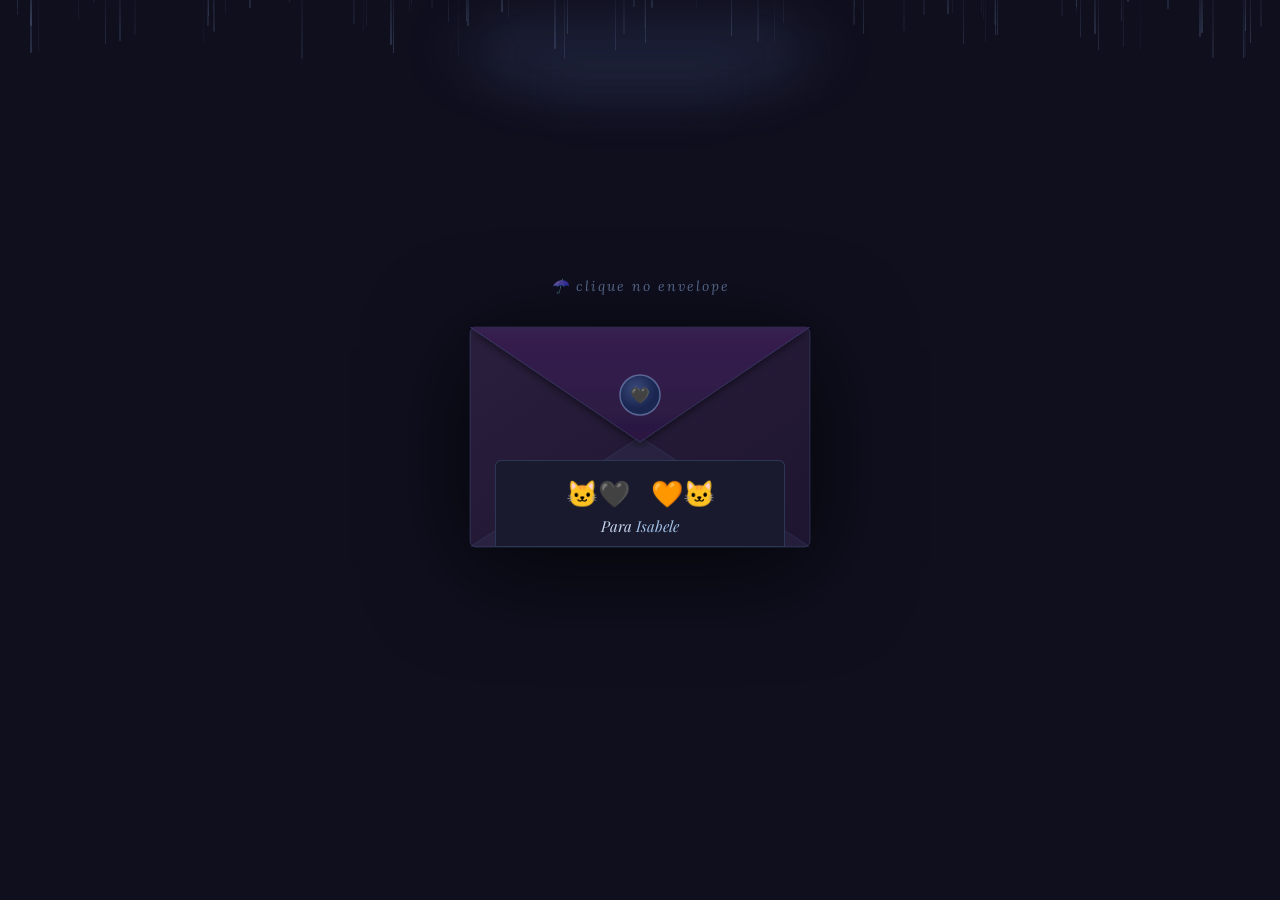
<file: index.html>
<!DOCTYPE html>
<html lang="pt-BR">
<head>
<meta charset="UTF-8">
<meta name="viewport" content="width=device-width, initial-scale=1.0">
<title>Para Isabele ☂️</title>
<link href="https://fonts.googleapis.com/css2?family=Playfair+Display:ital,wght@0,400;1,400&family=Lora:ital@0;1&display=swap" rel="stylesheet">
<link rel="stylesheet" href="style.css">

</head>
<body>

<div class="rain" id="rain"></div>
<div class="cloud" style="width:320px;height:80px;top:15px;animation-duration:45s;animation-delay:-8s;"></div>
<div class="cloud" style="width:200px;height:60px;top:55px;animation-duration:60s;animation-delay:-30s;opacity:.5;"></div>
<div class="cloud" style="width:420px;height:90px;top:5px;animation-duration:75s;animation-delay:-50s;opacity:.3;"></div>

<div class="scene">
  <p class="hint" id="hint">☂️ clique no envelope</p>

  <div class="env-wrap" id="envelope">

    <!-- SVG: corpo + aba -->
    <svg class="env-svg" viewBox="0 0 340 220" xmlns="http://www.w3.org/2000/svg">
      <defs>
        <linearGradient id="bodyGrad" x1="0" y1="0" x2="1" y2="1">
          <stop offset="0%" stop-color="#2a1f3d"/>
          <stop offset="100%" stop-color="#1e1530"/>
        </linearGradient>
        <linearGradient id="flapGrad" x1="0" y1="0" x2="0" y2="1">
          <stop offset="0%" stop-color="#362050"/>
          <stop offset="100%" stop-color="#2a1840"/>
        </linearGradient>
        <!-- Sombra interna da aba -->
        <filter id="flapShadow" x="-5%" y="-5%" width="110%" height="110%">
          <feDropShadow dx="0" dy="3" stdDeviation="4" flood-color="rgba(0,0,0,0.5)"/>
        </filter>
      </defs>

      <!-- Corpo do envelope -->
      <rect x="0" y="0" width="340" height="220" rx="6" ry="6"
            fill="url(#bodyGrad)"
            stroke="rgba(100,140,200,0.25)" stroke-width="1"/>

      <!-- Linhas V internas (dobras) -->
      <polygon points="0,220 170,110 340,220"
               fill="rgba(100,140,180,0.08)"/>
      <line x1="0" y1="220" x2="170" y2="110"
            stroke="rgba(100,140,200,0.15)" stroke-width="1"/>
      <line x1="340" y1="220" x2="170" y2="110"
            stroke="rgba(100,140,200,0.15)" stroke-width="1"/>

      <!-- Aba (abre pra cima) -->
      <g class="flap-group" filter="url(#flapShadow)">
        <polygon points="0,0 340,0 170,115"
                 fill="url(#flapGrad)"/>
        <!-- borda da aba -->
        <line x1="0" y1="0" x2="170" y2="115"
              stroke="rgba(100,140,200,0.2)" stroke-width="1"/>
        <line x1="340" y1="0" x2="170" y2="115"
              stroke="rgba(100,140,200,0.2)" stroke-width="1"/>
      </g>

      <!-- Selo (sobre a aba) -->
      <g class="seal-group">
        <circle cx="170" cy="68" r="20"
                fill="url(#sealGrad)"
                stroke="rgba(140,170,220,0.5)" stroke-width="1.5"/>
        <text x="170" y="74" text-anchor="middle" font-size="16">🖤</text>
      </g>

      <defs>
        <radialGradient id="sealGrad" cx="40%" cy="35%">
          <stop offset="0%" stop-color="#3a4a7a"/>
          <stop offset="100%" stop-color="#1a2550"/>
        </radialGradient>
      </defs>
    </svg>

    <!-- Carta espiando -->
    <div class="letter-peek">
      <div class="cat-row">🐱🖤 &nbsp; 🧡🐱</div>
      <div class="to">Para <span>Isabele</span></div>
    </div>

  </div>

  <button class="open-btn" id="openBtn">abrir a carta ✉️</button>
</div>

<script>
  // Chuva
  const rain = document.getElementById('rain');
  for (let i = 0; i < 80; i++) {
    const d = document.createElement('div');
    d.className = 'drop';
    d.style.cssText = `
      left:${Math.random()*100}%;
      height:${Math.random()*60+30}px;
      animation-duration:${Math.random()*1.5+0.7}s;
      animation-delay:${Math.random()*4}s;
      opacity:${Math.random()*0.4+0.1};
    `;
    rain.appendChild(d);
  }

  // Envelope
  const env  = document.getElementById('envelope');
  const btn  = document.getElementById('openBtn');
  const hint = document.getElementById('hint');
  let opened = false;

  env.addEventListener('click', () => {
    if (opened) return;
    opened = true;
    hint.classList.add('hidden');
    env.classList.add('open');
    setTimeout(() => btn.classList.add('visible'), 1300);
  });

  btn.addEventListener('click', () => {
    window.location.href = 'cartao.html';
  });
</script>
</body>
</html>
</file>
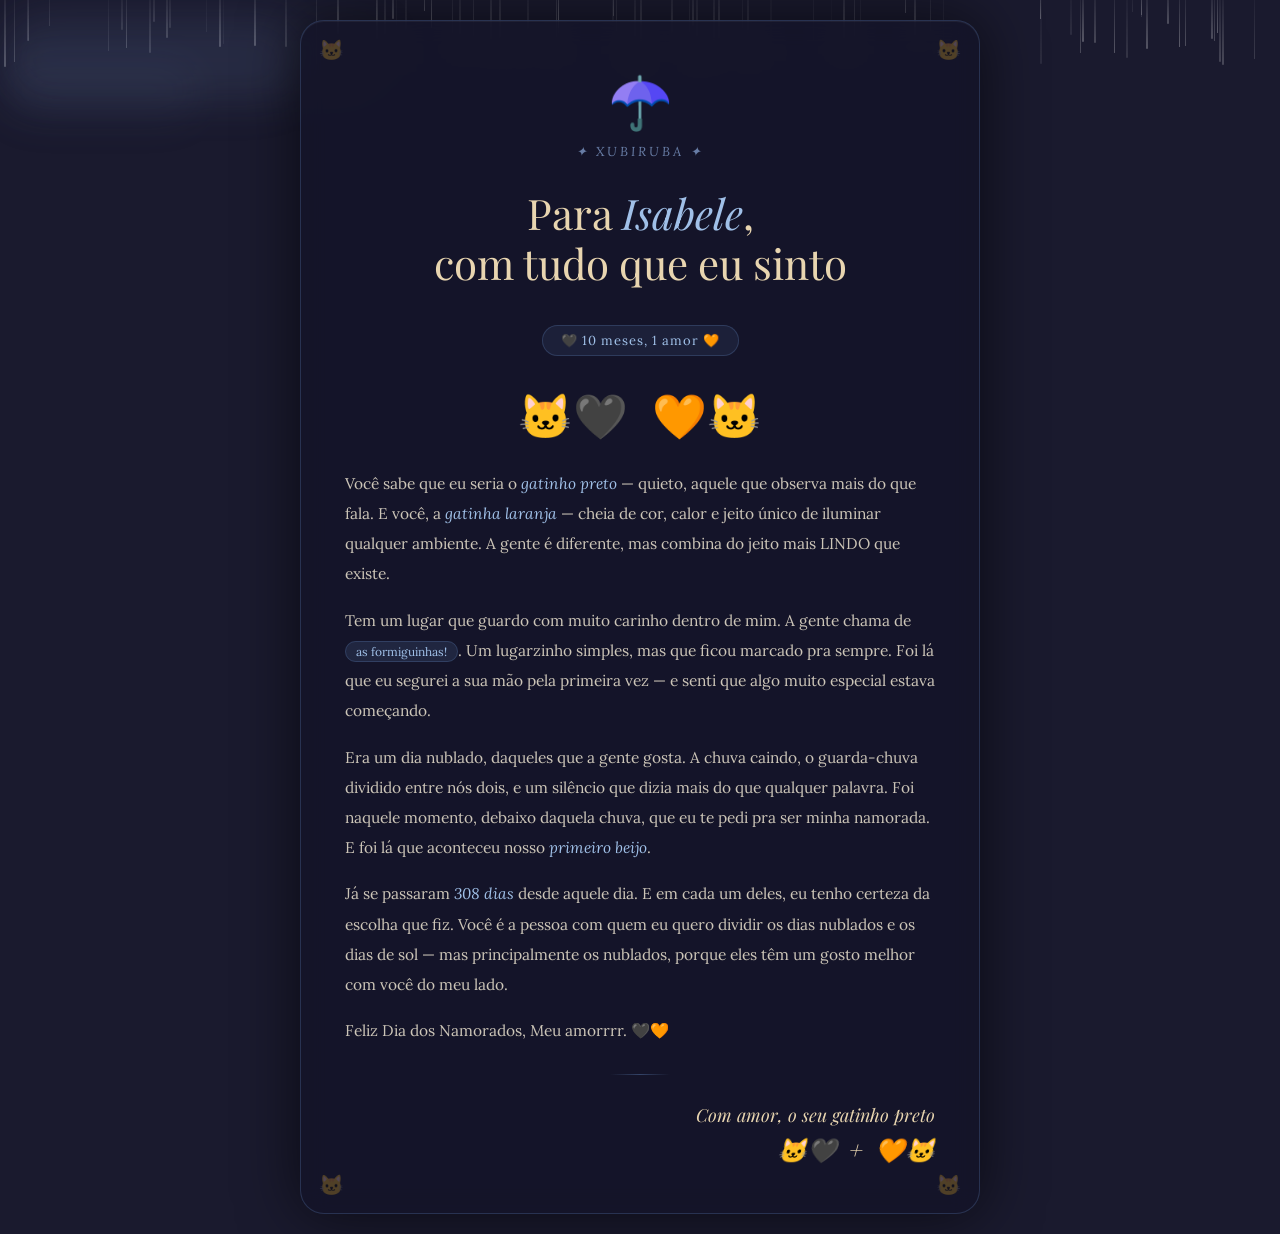
<file: cartao.html>
<!DOCTYPE html>
<html lang="pt-BR">
<head>
<meta charset="UTF-8">
<meta name="viewport" content="width=device-width, initial-scale=1.0">
<title>Para Isabele 🖤🧡</title>
<link href="https://fonts.googleapis.com/css2?family=Playfair+Display:ital,wght@0,400;0,700;1,400&family=Lora:ital,wght@0,400;1,400&display=swap" rel="stylesheet">
<link rel="stylesheet" href="cartao.css">

</head>
<body>

<!-- Chuva -->
<div class="rain" id="rain"></div>

<!-- Nuvens -->
<div class="clouds">
  <div class="cloud" style="width:300px;height:80px;top:20px;animation-duration:40s;animation-delay:-10s;"></div>
  <div class="cloud" style="width:200px;height:60px;top:60px;animation-duration:55s;animation-delay:-25s;opacity:0.5;"></div>
  <div class="cloud" style="width:400px;height:100px;top:5px;animation-duration:70s;animation-delay:-40s;opacity:0.3;"></div>
</div>

<div class="card">
  <!-- Cantos decorativos -->
  <span class="corner tl">🐱</span>
  <span class="corner tr">🐱</span>
  <span class="corner bl">🐱</span>
  <span class="corner br">🐱</span>

  <span class="umbrella-deco">☂️</span>
  <div class="date-badge">✦ Xubiruba ✦</div>

  <h1>Para <span>Isabele</span>,<br>com tudo que eu sinto</h1>

  <div class="days-bubble">🖤 10 meses, 1 amor 🧡</div>

  <div class="cats-row">🐱🖤&nbsp;&nbsp;🧡🐱</div>

  <div class="letter-body">
    <p>
      Você sabe que eu seria o <span class="highlight-dark">gatinho preto</span> — quieto, aquele que observa mais do que fala.
      E você, a <span class="highlight">gatinha laranja</span> — cheia de cor, calor e jeito único de iluminar qualquer ambiente.
      A gente é diferente, mas combina do jeito mais LINDO que existe.
    </p>

    <p>
      Tem um lugar que guardo com muito carinho dentro de mim.
      A gente chama de <span class="formiguinhas-tag">as formiguinhas!</span>. Um lugarzinho simples, mas que ficou marcado pra sempre.
      Foi lá que eu segurei a sua mão pela primeira vez — e senti que algo muito especial estava começando.
    </p>

    <p>
      Era um dia nublado, daqueles que a gente gosta. A chuva caindo, o guarda-chuva dividido entre nós dois,
      e um silêncio que dizia mais do que qualquer palavra. Foi naquele momento, debaixo daquela chuva,
      que eu te pedi pra ser minha namorada. E foi lá que aconteceu nosso <span class="highlight">primeiro beijo</span>.
    </p>

    <p>
      Já se passaram <span class="highlight">308 dias</span> desde aquele dia. E em cada um deles, eu tenho certeza da escolha que fiz.
      Você é a pessoa com quem eu quero dividir os dias nublados e os dias de sol —
      mas principalmente os nublados, porque eles têm um gosto melhor com você do meu lado.
    </p>

    <p>
      Feliz Dia dos Namorados, Meu amorrrr. 🖤🧡
    </p>
  </div>

  <div class="divider"></div>

  <div class="signature">
    Com amor, o seu gatinho preto
    <span class="cats-sign">🐱🖤 &nbsp;+&nbsp; 🧡🐱</span>
  </div>
</div>

<script>
  // Gera chuva
  const rain = document.getElementById('rain');
  for (let i = 0; i < 80; i++) {
    const drop = document.createElement('div');
    drop.className = 'drop';
    const height = Math.random() * 60 + 30;
    drop.style.cssText = `
      left: ${Math.random() * 100}%;
      height: ${height}px;
      animation-duration: ${Math.random() * 1.5 + 0.8}s;
      animation-delay: ${Math.random() * 3}s;
      opacity: ${Math.random() * 0.4 + 0.1};
    `;
    rain.appendChild(drop);
  }
</script>
</body>
</html>
</file>
<file: style.css>
* { margin: 0; padding: 0; box-sizing: border-box; }

  body {
    min-height: 100vh;
    background: #0f0f1e;
    display: flex;
    align-items: center;
    justify-content: center;
    font-family: 'Lora', serif;
    overflow: hidden;
  }

  .rain {
    position: fixed;
    inset: 0;
    pointer-events: none;
    z-index: 0;
    overflow: hidden;
  }
  .drop {
    position: absolute;
    top: -30px;
    width: 1.5px;
    background: linear-gradient(to bottom, transparent, rgba(140,170,220,0.45));
    border-radius: 2px;
    animation: fall linear infinite;
  }
  @keyframes fall { to { transform: translateY(110vh); } }

  .cloud {
    position: fixed;
    background: rgba(90,110,160,0.12);
    border-radius: 50px;
    filter: blur(22px);
    animation: drift linear infinite;
    pointer-events: none;
    z-index: 0;
  }
  @keyframes drift {
    from { transform: translateX(-350px); }
    to   { transform: translateX(110vw); }
  }

  .scene {
    position: relative;
    z-index: 1;
    display: flex;
    flex-direction: column;
    align-items: center;
    gap: 32px;
  }

  .hint {
    font-family: 'Lora', serif;
    font-style: italic;
    color: rgba(140,170,220,0.6);
    font-size: 14px;
    letter-spacing: 2px;
    animation: pulse 2.5s ease-in-out infinite;
    transition: opacity .5s;
  }
  @keyframes pulse {
    0%,100% { opacity: 0.5; }
    50%      { opacity: 1; }
  }
  .hint.hidden { opacity: 0 !important; pointer-events: none; }

  /* ── ENVELOPE ── */
  .env-wrap {
    position: relative;
    width: 340px;
    height: 220px;
    cursor: pointer;
    filter: drop-shadow(0 20px 50px rgba(0,0,0,0.7));
    transition: filter .3s;
  }
  .env-wrap:hover {
    filter: drop-shadow(0 24px 60px rgba(80,120,200,0.35));
  }

  /* SVG envelope */
  .env-svg {
    position: absolute;
    inset: 0;
    width: 100%;
    height: 100%;
    overflow: visible;
  }

  /* A aba rota em torno do topo do envelope */
  .flap-group {
    transform-origin: 170px 0px;
    transform-box: fill-box;
    transition: transform 1s cubic-bezier(.4,0,.2,1);
  }
  .env-wrap.open .flap-group {
    transform: rotateX(180deg);
  }

  /* Selo */
  .seal-group {
    transition: opacity .3s ease .1s, transform .3s ease .1s;
    transform-origin: 170px 70px;
    transform-box: fill-box;
  }
  .env-wrap.open .seal-group {
    opacity: 0;
    transform: scale(0.4);
  }

  /* Carta saindo */
  .letter-peek {
    position: absolute;
    bottom: 0;
    left: 50%;
    transform: translateX(-50%) translateY(0px);
    width: 290px;
    background: #1a1a2e;
    border: 1px solid rgba(100,140,200,0.25);
    border-radius: 6px 6px 0 0;
    padding: 16px 20px 10px;
    text-align: center;
    transition: transform 1s cubic-bezier(.4,0,.2,1) .2s;
    z-index: 5;
    pointer-events: none;
  }
  .env-wrap.open .letter-peek {
    transform: translateX(-50%) translateY(-148px);
  }
  .letter-peek .cat-row {
    font-size: 26px;
    animation: floatCats 3s ease-in-out infinite;
  }
  @keyframes floatCats {
    0%,100% { transform: translateY(0); }
    50%      { transform: translateY(-5px); }
  }
  .letter-peek .to {
    font-family: 'Playfair Display', serif;
    font-style: italic;
    color: #c8d8f0;
    font-size: 15px;
    margin-top: 6px;
  }
  .letter-peek .to span { color: #a0c0e8; }

  /* Botão */
  .open-btn {
    padding: 12px 36px;
    background: transparent;
    border: 1px solid rgba(100,140,200,0.45);
    color: #a0c0e8;
    font-family: 'Lora', serif;
    font-style: italic;
    font-size: 15px;
    letter-spacing: 2px;
    border-radius: 30px;
    cursor: pointer;
    opacity: 0;
    pointer-events: none;
    transition: opacity .5s, background .3s;
  }
  .open-btn.visible {
    opacity: 1;
    pointer-events: all;
  }
  .open-btn:hover {
    background: rgba(100,140,200,0.12);
  }
</file>
<file: cartao.css>
* { margin: 0; padding: 0; box-sizing: border-box; }

  body {
    min-height: 100vh;
    background: #1a1a2e;
    display: flex;
    align-items: center;
    justify-content: center;
    font-family: 'Lora', serif;
    overflow-x: hidden;
    padding: 20px;
  }

  /* Chuva animada */
  .rain {
    position: fixed;
    top: 0; left: 0;
    width: 100%; height: 100%;
    pointer-events: none;
    z-index: 0;
    overflow: hidden;
  }
  .drop {
    position: absolute;
    top: -20px;
    width: 1.5px;
    background: linear-gradient(to bottom, transparent, rgba(255, 255, 255, 0.6));
    animation: fall linear infinite;
    border-radius: 2px;
  }
  @keyframes fall {
    to { transform: translateY(110vh); }
  }

  /* Nuvens */
  .clouds {
    position: fixed;
    top: 0; left: 0;
    width: 100%; height: 200px;
    pointer-events: none;
    z-index: 0;
    overflow: hidden;
  }
  .cloud {
    position: absolute;
    background: rgba(100, 120, 160, 0.15);
    border-radius: 50px;
    filter: blur(20px);
    animation: drift linear infinite;
  }
  @keyframes drift {
    from { transform: translateX(-300px); }
    to { transform: translateX(110vw); }
  }

  .card {
    position: relative;
    z-index: 1;
    max-width: 680px;
    width: 100%;
    background: rgba(20, 20, 40, 0.85);
    border: 1px solid rgba(100, 140, 200, 0.25);
    border-radius: 24px;
    padding: 48px 44px;
    backdrop-filter: blur(12px);
    box-shadow:
      0 0 60px rgba(0,0,0,0.6),
      inset 0 1px 0 rgba(255,255,255,0.05);
    animation: fadeIn 1.2s ease forwards;
    opacity: 0;
  }
  @keyframes fadeIn {
    to { opacity: 1; }
  }

  /* Guarda-chuva decorativo */
  .umbrella-deco {
    text-align: center;
    font-size: 52px;
    margin-bottom: 8px;
    animation: sway 3s ease-in-out infinite;
    display: block;
  }
  @keyframes sway {
    0%, 100% { transform: rotate(-4deg); }
    50% { transform: rotate(4deg); }
  }

  .date-badge {
    text-align: center;
    font-family: 'Lora', serif;
    font-style: italic;
    color: rgba(140, 170, 220, 0.7);
    font-size: 13px;
    letter-spacing: 3px;
    text-transform: uppercase;
    margin-bottom: 28px;
  }

  h1 {
    font-family: 'Playfair Display', serif;
    font-size: clamp(28px, 6vw, 42px);
    color: #e8d5b0;
    text-align: center;
    line-height: 1.2;
    margin-bottom: 36px;
    font-weight: 400;
  }
  h1 span {
    font-style: italic;
    color: #a0c0e8;
  }

  /* Cats section */
  .cats-row {
    display: flex;
    justify-content: center;
    gap: 6px;
    margin: 30px 0 24px;
    font-size: 44px;
    animation: floatCats 4s ease-in-out infinite;
  }
  @keyframes floatCats {
    0%, 100% { transform: translateY(0); }
    50% { transform: translateY(-8px); }
  }

  .letter-body {
    color: #ccc5b8;
    font-size: 15.5px;
    line-height: 1.95;
    text-align: left;
  }
  .letter-body p {
    margin-bottom: 16px;
  }
  .letter-body .highlight {
    color: #a0c0e8;
    font-style: italic;
  }
  .letter-body .highlight-dark {
    color: #a0c0e8;
    font-style: italic;
  }

  .divider {
    width: 60px;
    height: 1px;
    background: linear-gradient(to right, transparent, rgba(100,140,200,0.4), transparent);
    margin: 28px auto;
  }

  .signature {
    text-align: right;
    font-family: 'Playfair Display', serif;
    font-style: italic;
    color: #e8d5b0;
    font-size: 18px;
    margin-top: 28px;
  }
  .signature .cats-sign {
    font-size: 24px;
    display: block;
    margin-top: 6px;
  }

  /* Days counter */
  .days-bubble {
    display: inline-flex;
    align-items: center;
    gap: 8px;
    background: rgba(100, 140, 200, 0.1);
    border: 1px solid rgba(100, 140, 200, 0.25);
    border-radius: 30px;
    padding: 6px 18px;
    font-size: 13px;
    color: #a0c0e8;
    letter-spacing: 1px;
    margin: 0 auto 32px;
    display: flex;
    justify-content: center;
    width: fit-content;
    margin: 0 auto 32px;
  }

  .formiguinhas-tag {
    font-size: 12px;
    background: rgba(100, 140, 200, 0.15);
    border: 1px solid rgba(100, 140, 200, 0.25);
    color: #a0c0e8;
    border-radius: 20px;
    padding: 2px 10px;
    display: inline;
    font-style: normal;
  }

  /* Decorative corner cats */
  .corner {
    position: absolute;
    font-size: 20px;
    opacity: 0.25;
  }
  .corner.tl { top: 16px; left: 18px; }
  .corner.tr { top: 16px; right: 18px; transform: scaleX(-1); }
  .corner.bl { bottom: 16px; left: 18px; }
  .corner.br { bottom: 16px; right: 18px; transform: scaleX(-1); }
</file>
